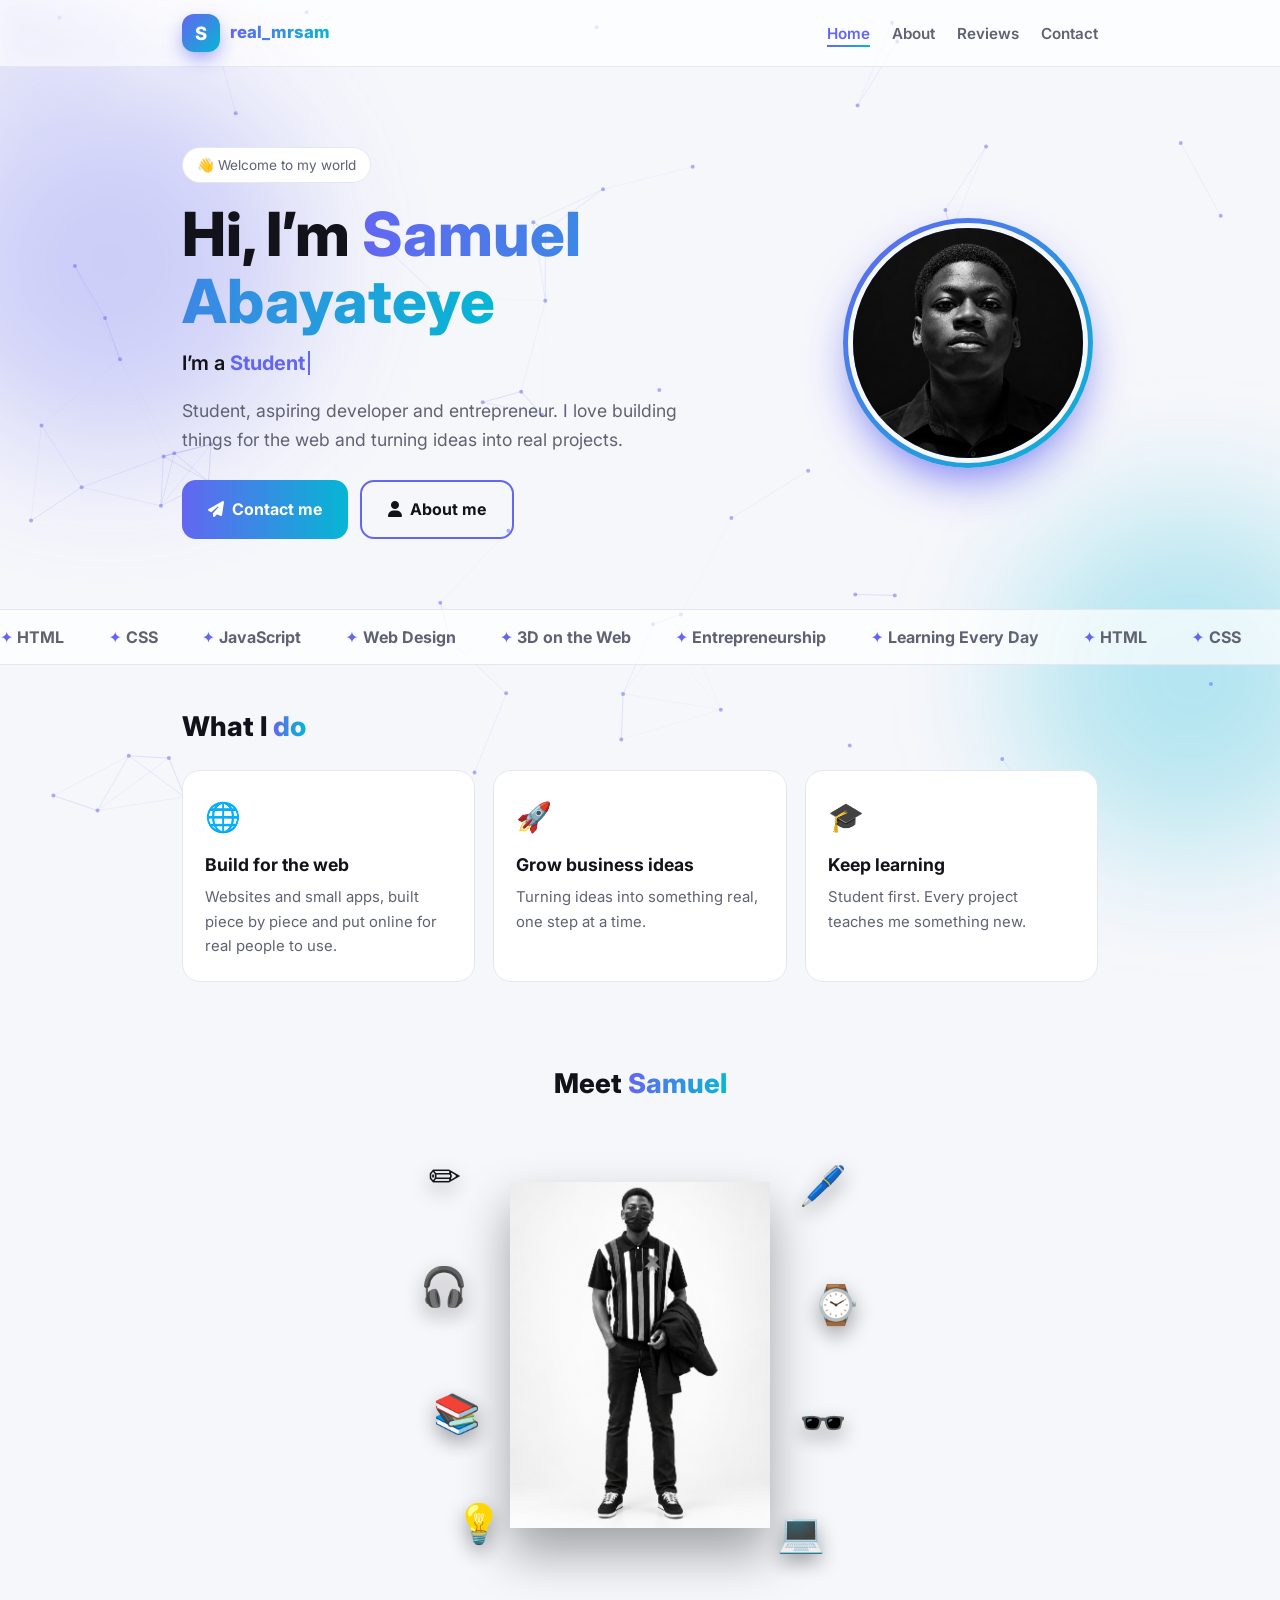
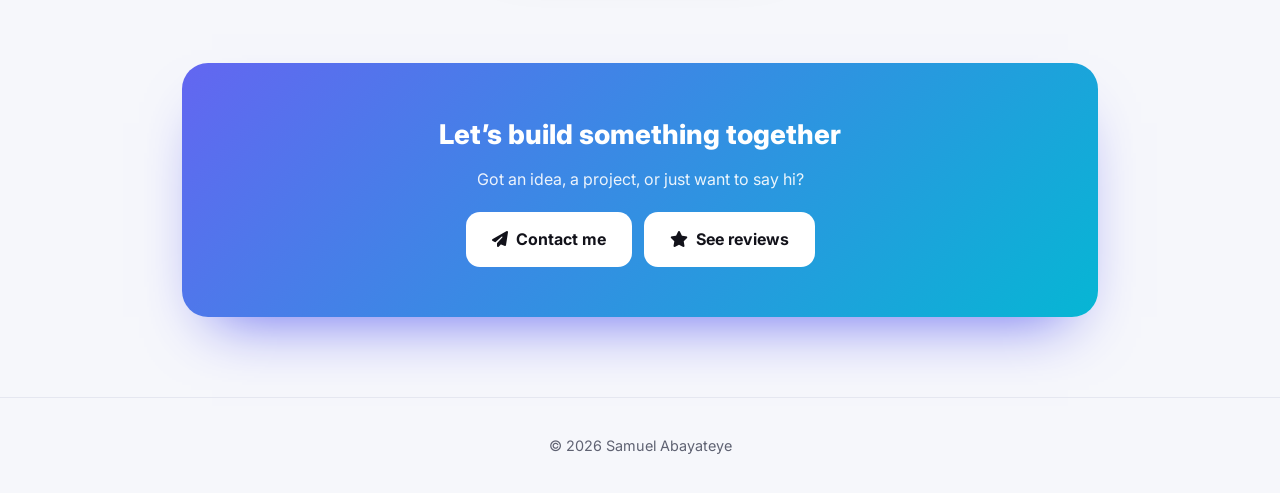
<file: index.html>
<!DOCTYPE html>
<html lang="en">
<head>
<meta charset="utf-8">
<meta name="viewport" content="width=device-width, initial-scale=1">
<title>Samuel Abayateye (real_mrsam) – Student, Developer &amp; Entrepreneur</title>
<meta name="description" content="Samuel Abayateye (real_mrsam) is a student, aspiring developer and entrepreneur building web projects and businesses.">
<link href="https://fonts.googleapis.com/css2?family=Inter:wght@400;600;800&display=swap" rel="stylesheet">
<link rel="stylesheet" href="https://cdnjs.cloudflare.com/ajax/libs/font-awesome/6.5.1/css/all.min.css">
<link rel="stylesheet" href="style.css">
</head>
<body>

<nav><div class="wrap">
  <a class="logo" href="index.html"><span class="mark">S</span><span class="word">real_mrsam</span></a>
  <div>
    <a class="link active" href="index.html">Home</a>
    <a class="link" href="about.html">About</a>
    <a class="link" href="reviews.html">Reviews</a>
    <a class="link" href="contact.html">Contact</a>
  </div>
</div></nav>

<header class="hero">
  <div class="wrap">
    <div class="hero-text">
      <span class="badge">👋 Welcome to my world</span>
      <h1>Hi, I’m <span class="grad">Samuel Abayateye</span></h1>
      <p>Student, aspiring developer and entrepreneur. I love building things for the web and turning ideas into real projects.</p>
      <div class="btn-row">
        <a class="btn btn-glow" href="contact.html"><i class="fa-solid fa-paper-plane"></i> Contact me</a>
        <a class="btn btn-outline" href="about.html"><i class="fa-solid fa-user"></i> About me</a>
      </div>
    </div>
    <div class="photo-wrap">
      <div class="photo-ring">
        <img id="myPhoto" class="photo" src="photo.jpeg" alt="Samuel Abayateye">
        <div id="initials" class="initials">SA</div>
      </div>
    </div>
  </div>
</header>

<div class="marquee" aria-hidden="true">
  <div class="marquee-track">
    <span>HTML</span><span>CSS</span><span>JavaScript</span><span>Web Design</span><span>3D on the Web</span><span>Entrepreneurship</span><span>Learning Every Day</span>
    <span>HTML</span><span>CSS</span><span>JavaScript</span><span>Web Design</span><span>3D on the Web</span><span>Entrepreneurship</span><span>Learning Every Day</span>
  </div>
</div>

<main class="wrap">
  <section class="reveal">
    <h2>What I <span class="grad">do</span></h2>
    <div class="grid">
      <div class="card"><div class="icon">🌐</div><h3>Build for the web</h3><p>Websites and small apps, built piece by piece and put online for real people to use.</p></div>
      <div class="card"><div class="icon">🚀</div><h3>Grow business ideas</h3><p>Turning ideas into something real, one step at a time.</p></div>
      <div class="card"><div class="icon">🎓</div><h3>Keep learning</h3><p>Student first. Every project teaches me something new.</p></div>
    </div>
  </section>
</main>

<section class="spin-section reveal">
  <div class="wrap">
    <h2>Meet <span class="grad">Samuel</span></h2>
    <div class="float-wrap">
      <span class="fl f1">✏️</span>
      <span class="fl f2">🎧</span>
      <span class="fl f3">📚</span>
      <span class="fl f4">💡</span>
      <span class="fl f5">🖊️</span>
      <span class="fl f6">⌚</span>
      <span class="fl f7">🕶️</span>
      <span class="fl f8">💻</span>
      <div class="spin-stage">
        <div class="spin-card">
          <img class="face front" src="full.png" alt="Samuel Abayateye full photo">
          <img class="face back" src="full.png" alt="">
        </div>
      </div>
    </div>
  </div>
</section>

<div class="wrap">
  <section class="reveal">
    <div class="cta">
      <h2>Let’s build something together</h2>
      <p>Got an idea, a project, or just want to say hi?</p>
      <div class="btn-row">
        <a class="btn btn-white" href="contact.html"><i class="fa-solid fa-paper-plane"></i> Contact me</a>
        <a class="btn btn-white" href="reviews.html"><i class="fa-solid fa-star"></i> See reviews</a>
      </div>
    </div>
  </section>
</div>

<footer>© 2026 Samuel Abayateye</footer>
<script src="script.js"></script>
</body>
</html>
</file>
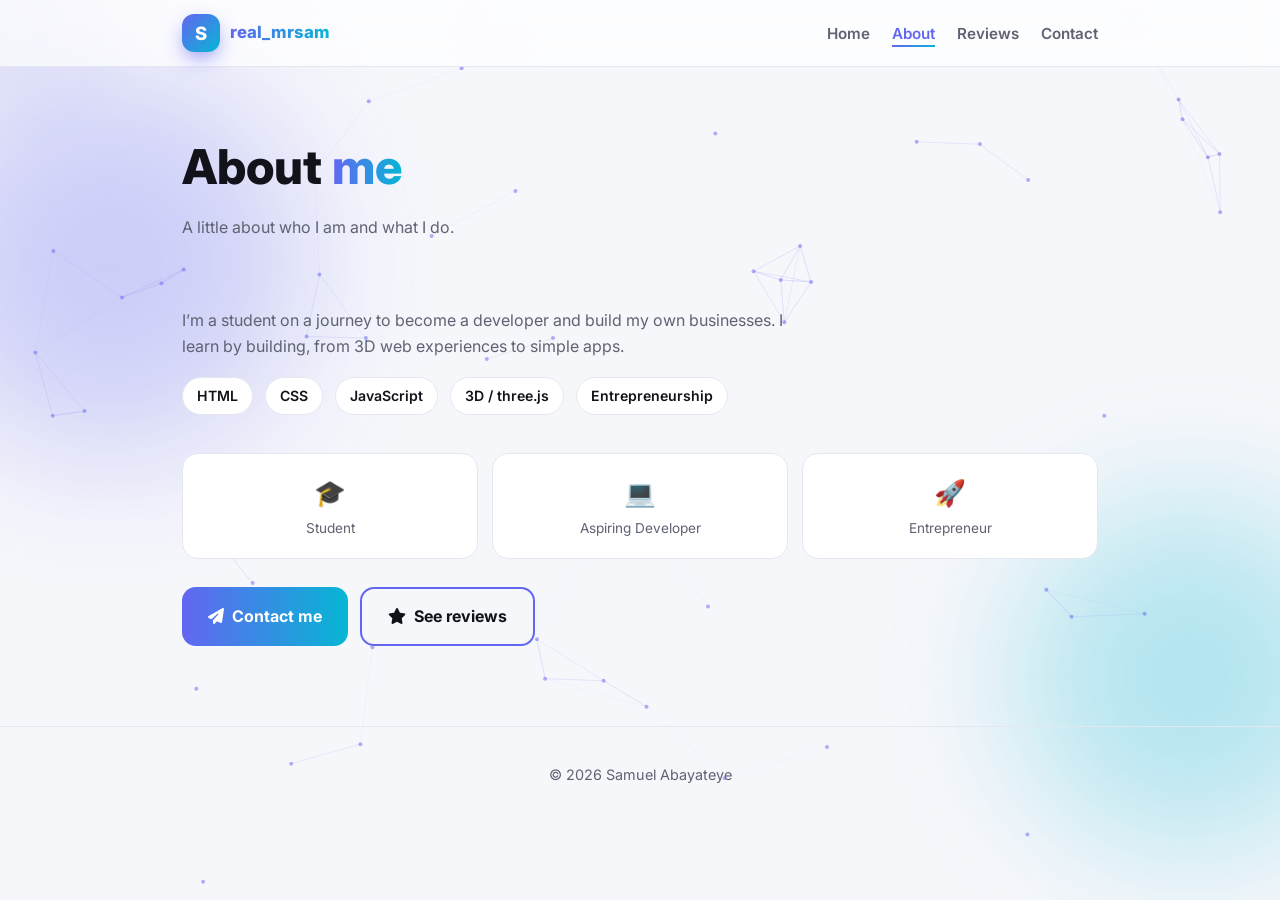
<file: about.html>
<!DOCTYPE html>
<html lang="en">
<head>
<meta charset="utf-8">
<meta name="viewport" content="width=device-width, initial-scale=1">
<title>About – Samuel Abayateye</title>
<meta name="description" content="About Samuel Abayateye (real_mrsam), student, aspiring developer and entrepreneur.">
<link href="https://fonts.googleapis.com/css2?family=Inter:wght@400;600;800&display=swap" rel="stylesheet">
<link rel="stylesheet" href="https://cdnjs.cloudflare.com/ajax/libs/font-awesome/6.5.1/css/all.min.css">
<link rel="stylesheet" href="style.css">
</head>
<body>

<nav><div class="wrap">
  <a class="logo" href="index.html"><span class="mark">S</span><span class="word">real_mrsam</span></a>
  <div>
    <a class="link" href="index.html">Home</a>
    <a class="link active" href="about.html">About</a>
    <a class="link" href="reviews.html">Reviews</a>
    <a class="link" href="contact.html">Contact</a>
  </div>
</div></nav>

<main class="wrap">
  <div class="page-head">
    <h1>About <span class="grad">me</span></h1>
    <p>A little about who I am and what I do.</p>
  </div>

  <section class="reveal">
    <p class="lead">I’m a student on a journey to become a developer and build my own businesses. I learn by building, from 3D web experiences to simple apps.</p>
    <div class="tags">
      <span class="tag">HTML</span>
      <span class="tag">CSS</span>
      <span class="tag">JavaScript</span>
      <span class="tag">3D / three.js</span>
      <span class="tag">Entrepreneurship</span>
    </div>
    <div class="stats">
      <div class="stat"><b>🎓</b><span>Student</span></div>
      <div class="stat"><b>💻</b><span>Aspiring Developer</span></div>
      <div class="stat"><b>🚀</b><span>Entrepreneur</span></div>
    </div>
    <div class="btn-row" style="margin-top:28px">
      <a class="btn btn-glow" href="contact.html"><i class="fa-solid fa-paper-plane"></i> Contact me</a>
      <a class="btn btn-outline" href="reviews.html"><i class="fa-solid fa-star"></i> See reviews</a>
    </div>
  </section>
</main>

<footer>© 2026 Samuel Abayateye</footer>
<script src="script.js"></script>
</body>
</html>
</file>
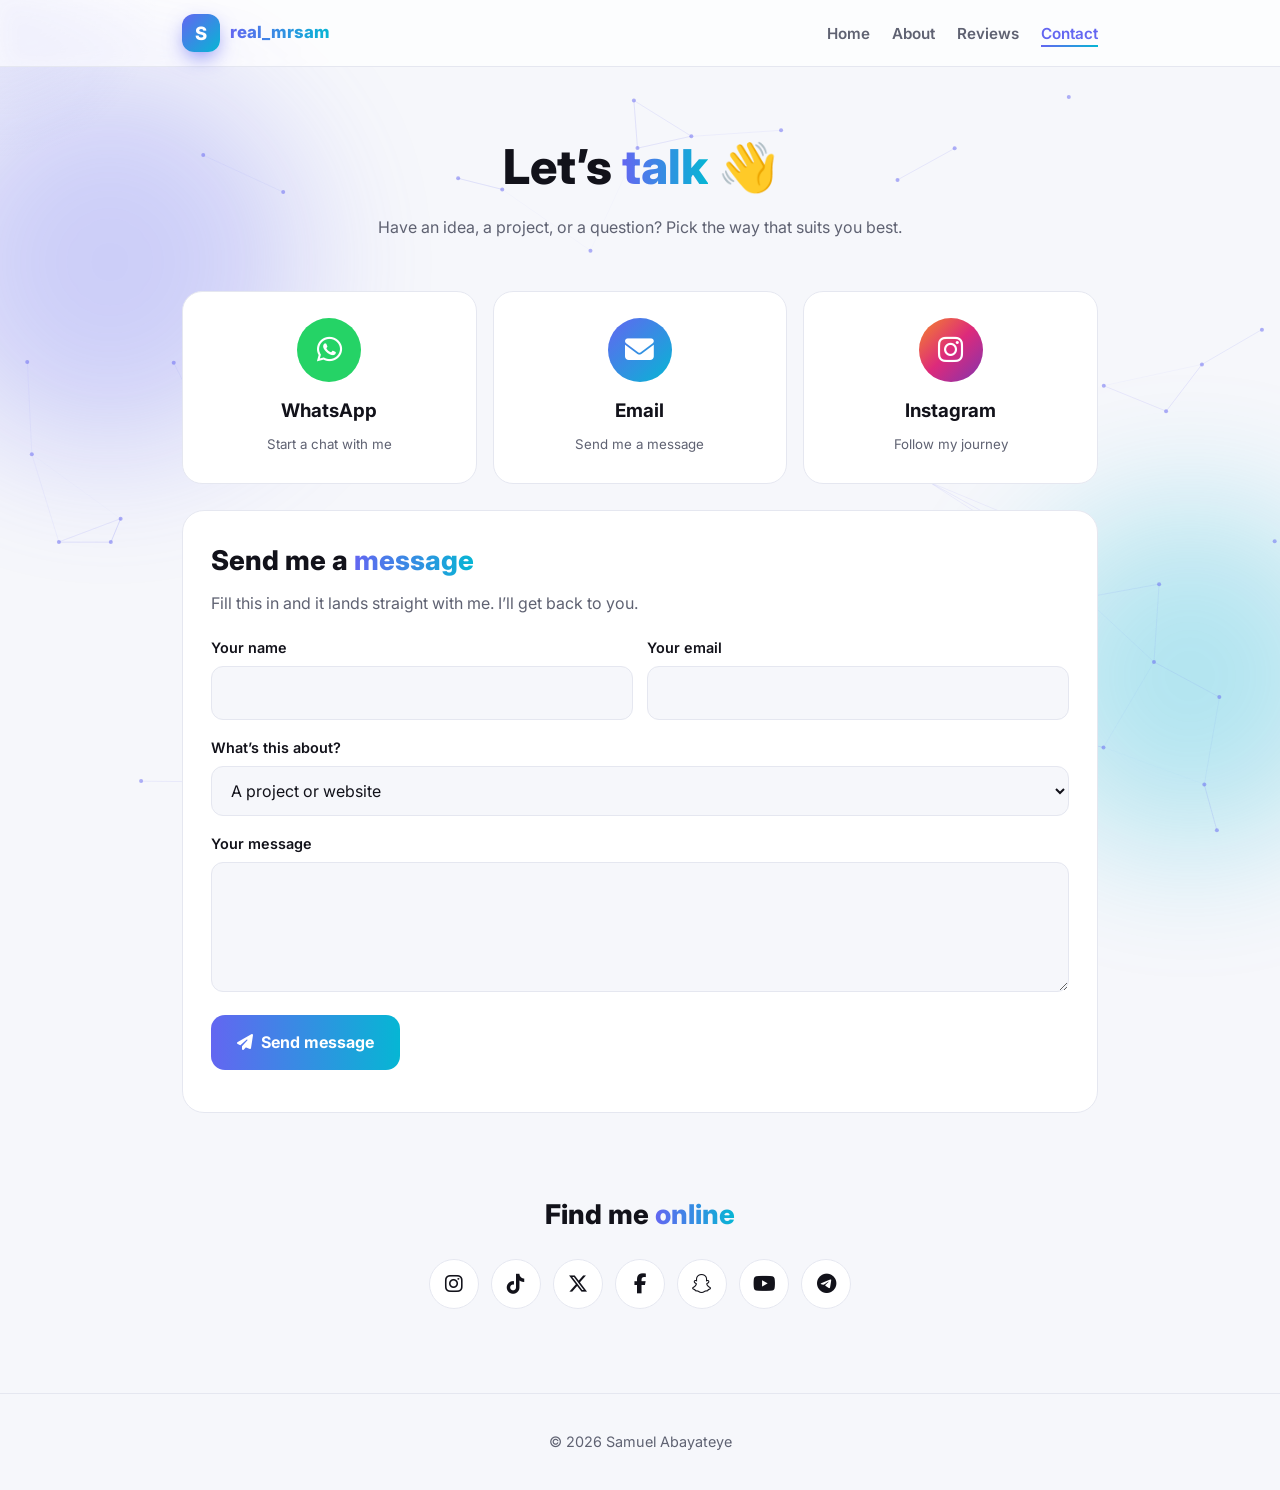
<file: contact.html>
<!DOCTYPE html>
<html lang="en">
<head>
<meta charset="utf-8">
<meta name="viewport" content="width=device-width, initial-scale=1">
<title>Contact – Samuel Abayateye</title>
<meta name="description" content="Contact Samuel Abayateye (real_mrsam) by message, WhatsApp, email or social media.">
<link href="https://fonts.googleapis.com/css2?family=Inter:wght@400;600;800&display=swap" rel="stylesheet">
<link rel="stylesheet" href="https://cdnjs.cloudflare.com/ajax/libs/font-awesome/6.5.1/css/all.min.css">
<link rel="stylesheet" href="style.css">
</head>
<body>

<nav><div class="wrap">
  <a class="logo" href="index.html"><span class="mark">S</span><span class="word">real_mrsam</span></a>
  <div>
    <a class="link" href="index.html">Home</a>
    <a class="link" href="about.html">About</a>
    <a class="link" href="reviews.html">Reviews</a>
    <a class="link active" href="contact.html">Contact</a>
  </div>
</div></nav>

<main class="wrap">
  <div class="page-head center">
    <h1>Let’s <span class="grad">talk</span> 👋</h1>
    <p>Have an idea, a project, or a question? Pick the way that suits you best.</p>
  </div>

  <section class="reveal">
    <div class="contact-grid">
      <a class="c-card c-wa" href="https://wa.me/233597478790?text=Hello%20Samuel%2C%20I%20saw%20your%20portfolio%20and%20I%27d%20like%20to%20talk." target="_blank" rel="noopener">
        <i class="fa-brands fa-whatsapp"></i><h3>WhatsApp</h3><small>Start a chat with me</small>
      </a>
      <a class="c-card c-mail" href="mailto:sabaya447@gmail.com?subject=Hello%20Samuel">
        <i class="fa-solid fa-envelope"></i><h3>Email</h3><small>Send me a message</small>
      </a>
      <a class="c-card c-ig" href="https://www.instagram.com/real_mrsam" target="_blank" rel="noopener">
        <i class="fa-brands fa-instagram"></i><h3>Instagram</h3><small>Follow my journey</small>
      </a>
    </div>

    <div class="form-card">
      <h2>Send me a <span class="grad">message</span></h2>
      <p>Fill this in and it lands straight with me. I’ll get back to you.</p>

      <form name="contact" method="POST" data-netlify="true" netlify-honeypot="bot-field" data-success="Message sent! Thank you, I’ll get back to you soon.">
        <input type="hidden" name="form-name" value="contact">
        <p hidden><label>Leave this empty: <input name="bot-field"></label></p>

        <div class="two">
          <div class="field"><label for="cname">Your name</label><input id="cname" name="name" required></div>
          <div class="field"><label for="cemail">Your email</label><input id="cemail" name="email" type="email" required></div>
        </div>

        <div class="field">
          <label for="csubject">What’s this about?</label>
          <select id="csubject" name="subject">
            <option>A project or website</option>
            <option>A business idea</option>
            <option>A question</option>
            <option>Just saying hi</option>
          </select>
        </div>

        <div class="field"><label for="cmsg">Your message</label><textarea id="cmsg" name="message" required></textarea></div>

        <button class="btn btn-glow" type="submit"><i class="fa-solid fa-paper-plane"></i> Send message</button>
        <div class="form-status" role="status"></div>
      </form>
    </div>
  </section>

  <section class="reveal center">
    <h2>Find me <span class="grad">online</span></h2>
    <div class="socials">
      <a href="https://www.instagram.com/real_mrsam" target="_blank" rel="noopener" aria-label="Instagram"><i class="fa-brands fa-instagram"></i></a>
      <a href="https://www.tiktok.com/@real_mrsam" target="_blank" rel="noopener" aria-label="TikTok"><i class="fa-brands fa-tiktok"></i></a>
      <a href="https://x.com/real_mrsam" target="_blank" rel="noopener" aria-label="X"><i class="fa-brands fa-x-twitter"></i></a>
      <a href="https://www.facebook.com/real_mrsam" target="_blank" rel="noopener" aria-label="Facebook"><i class="fa-brands fa-facebook-f"></i></a>
      <a href="https://www.snapchat.com/add/real_mrsam26" target="_blank" rel="noopener" aria-label="Snapchat"><i class="fa-brands fa-snapchat"></i></a>
      <a href="https://www.youtube.com/@real_mrsam" target="_blank" rel="noopener" aria-label="YouTube"><i class="fa-brands fa-youtube"></i></a>
      <a href="https://t.me/real_mrsam" target="_blank" rel="noopener" aria-label="Telegram"><i class="fa-brands fa-telegram"></i></a>
    </div>
  </section>
</main>

<footer>© 2026 Samuel Abayateye</footer>
<script src="script.js"></script>
</body>
</html>
</file>
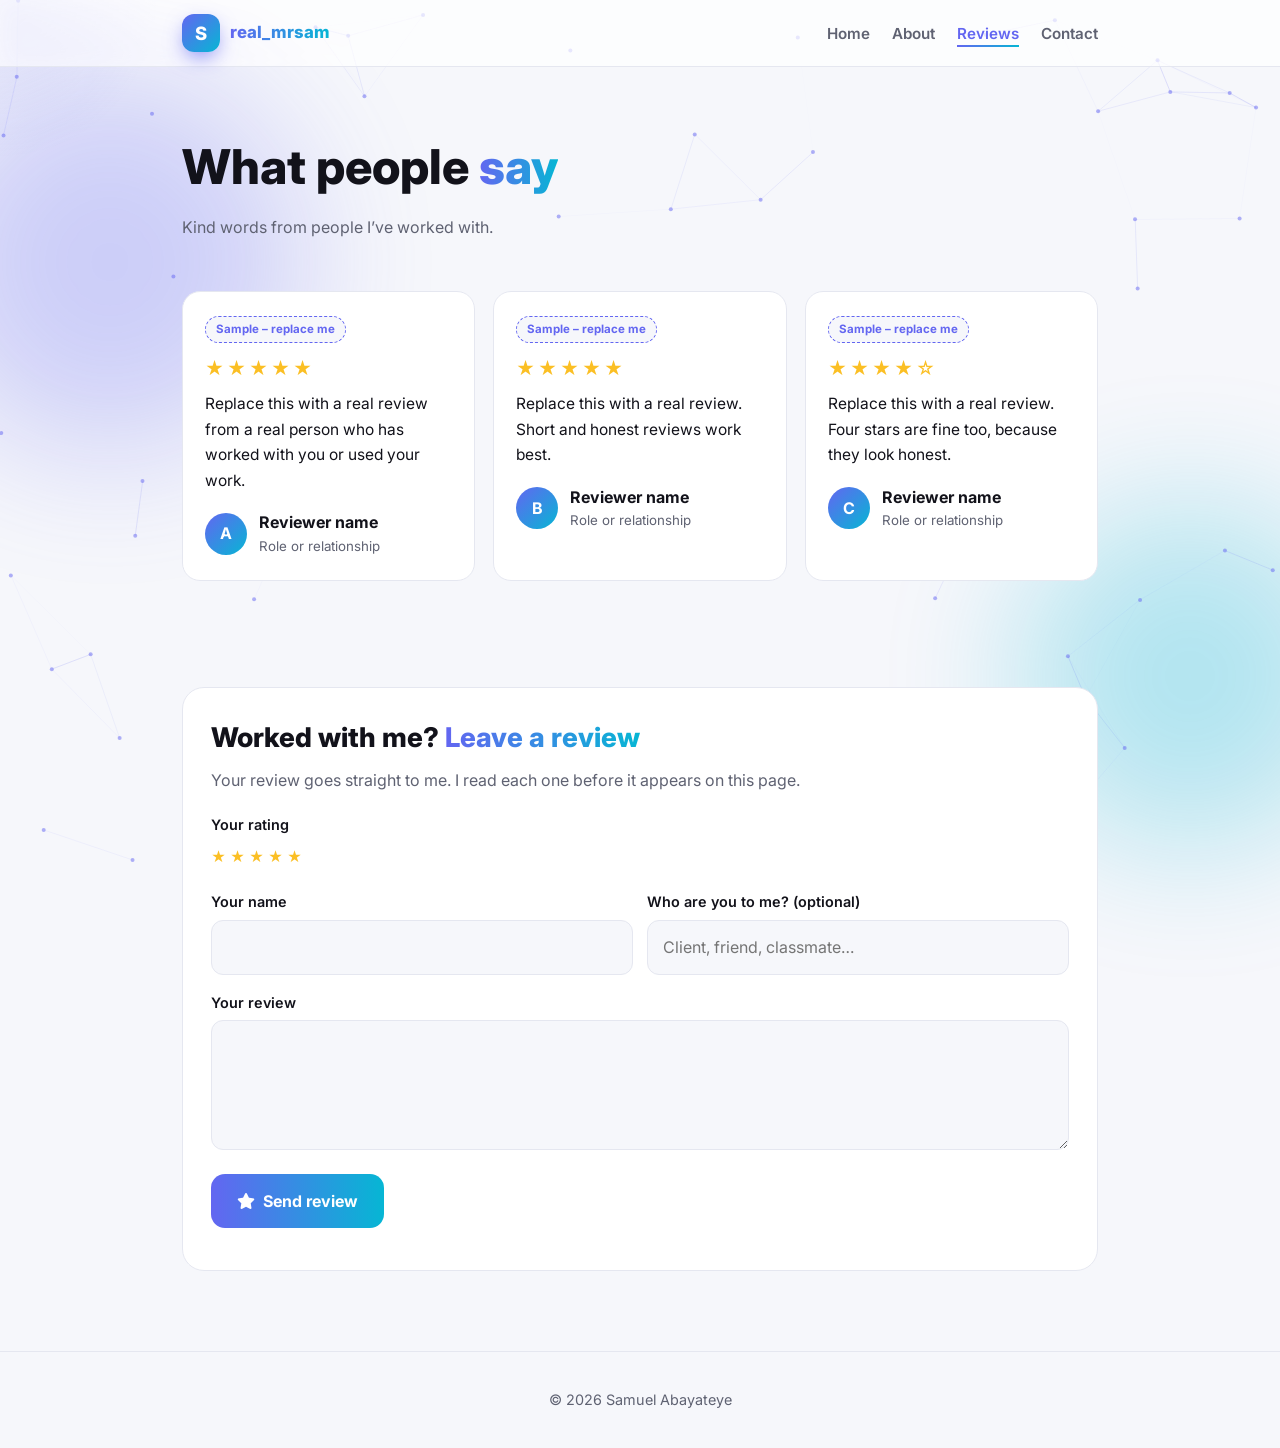
<file: reviews.html>
<!DOCTYPE html>
<html lang="en">
<head>
<meta charset="utf-8">
<meta name="viewport" content="width=device-width, initial-scale=1">
<title>Reviews – Samuel Abayateye</title>
<meta name="description" content="What people say about working with Samuel Abayateye (real_mrsam).">
<link href="https://fonts.googleapis.com/css2?family=Inter:wght@400;600;800&display=swap" rel="stylesheet">
<link rel="stylesheet" href="https://cdnjs.cloudflare.com/ajax/libs/font-awesome/6.5.1/css/all.min.css">
<link rel="stylesheet" href="style.css">
</head>
<body>

<nav><div class="wrap">
  <a class="logo" href="index.html"><span class="mark">S</span><span class="word">real_mrsam</span></a>
  <div>
    <a class="link" href="index.html">Home</a>
    <a class="link" href="about.html">About</a>
    <a class="link active" href="reviews.html">Reviews</a>
    <a class="link" href="contact.html">Contact</a>
  </div>
</div></nav>

<main class="wrap">
  <div class="page-head">
    <h1>What people <span class="grad">say</span></h1>
    <p>Kind words from people I’ve worked with.</p>
  </div>

  <section class="reveal">
    <div class="grid">

      <!-- HOW TO EDIT: replace each sample card below with a REAL review.
           Change the name, role, initial letter and text. Delete the "sample" line.
           To change stars, add or remove ★ characters (5 stars = ★★★★★). -->

      <div class="card review-card">
        <span class="sample">Sample – replace me</span>
        <div class="stars">★★★★★</div>
        <p class="text">Replace this with a real review from a real person who has worked with you or used your work.</p>
        <div class="who"><div class="avatar">A</div><div><b>Reviewer name</b><small>Role or relationship</small></div></div>
      </div>

      <div class="card review-card">
        <span class="sample">Sample – replace me</span>
        <div class="stars">★★★★★</div>
        <p class="text">Replace this with a real review. Short and honest reviews work best.</p>
        <div class="who"><div class="avatar">B</div><div><b>Reviewer name</b><small>Role or relationship</small></div></div>
      </div>

      <div class="card review-card">
        <span class="sample">Sample – replace me</span>
        <div class="stars">★★★★☆</div>
        <p class="text">Replace this with a real review. Four stars are fine too, because they look honest.</p>
        <div class="who"><div class="avatar">C</div><div><b>Reviewer name</b><small>Role or relationship</small></div></div>
      </div>

    </div>
  </section>

  <section class="reveal">
    <div class="form-card">
      <h2>Worked with me? <span class="grad">Leave a review</span></h2>
      <p>Your review goes straight to me. I read each one before it appears on this page.</p>

      <form name="review" method="POST" data-netlify="true" netlify-honeypot="bot-field" data-success="Thank you! Your review has been sent.">
        <input type="hidden" name="form-name" value="review">
        <p hidden><label>Leave this empty: <input name="bot-field"></label></p>

        <div class="field">
          <label>Your rating</label>
          <div class="rate">
            <input type="radio" id="s5" name="rating" value="5" checked><label for="s5" title="5 stars">★</label>
            <input type="radio" id="s4" name="rating" value="4"><label for="s4" title="4 stars">★</label>
            <input type="radio" id="s3" name="rating" value="3"><label for="s3" title="3 stars">★</label>
            <input type="radio" id="s2" name="rating" value="2"><label for="s2" title="2 stars">★</label>
            <input type="radio" id="s1" name="rating" value="1"><label for="s1" title="1 star">★</label>
          </div>
        </div>

        <div class="two">
          <div class="field"><label for="rname">Your name</label><input id="rname" name="name" required></div>
          <div class="field"><label for="rrole">Who are you to me? (optional)</label><input id="rrole" name="role" placeholder="Client, friend, classmate…"></div>
        </div>

        <div class="field"><label for="rmsg">Your review</label><textarea id="rmsg" name="message" required></textarea></div>

        <button class="btn btn-glow" type="submit"><i class="fa-solid fa-star"></i> Send review</button>
        <div class="form-status" role="status"></div>
      </form>
    </div>
  </section>
</main>

<footer>© 2026 Samuel Abayateye</footer>
<script src="script.js"></script>
</body>
</html>
</file>
<file: style.css>
:root{
  --bg:#f6f7fb; --card:#ffffff; --text:#12121a; --muted:#5f6272;
  --accent:#6366f1; --accent2:#06b6d4; --border:#e5e7f0;
  --glass:rgba(255,255,255,.7);
}
@media (prefers-color-scheme:dark){
  :root{
    --bg:#0b0b12; --card:#14141e; --text:#f3f4fa; --muted:#9a9db0;
    --accent:#818cf8; --accent2:#22d3ee; --border:#25263a;
    --glass:rgba(20,20,30,.7); color-scheme:dark;
  }
}
*{box-sizing:border-box}
html{scroll-behavior:smooth}
body{margin:0;background:var(--bg);color:var(--text);font-family:Inter,system-ui,-apple-system,"Segoe UI",sans-serif;line-height:1.65;overflow-x:hidden;animation:fadein .8s ease both}
.wrap{max-width:960px;margin:auto;padding:0 22px}

/* ---------- Keyframes ---------- */
@keyframes fadein{from{opacity:0}to{opacity:1}}
@keyframes up{from{opacity:0;transform:translateY(30px)}to{opacity:1;transform:none}}
@keyframes down{from{opacity:0;transform:translateY(-100%)}to{opacity:1;transform:none}}
@keyframes pop{from{opacity:0;transform:scale(.4)}to{opacity:1;transform:scale(1)}}
@keyframes float{0%,100%{transform:translateY(0)}50%{transform:translateY(-12px)}}
@keyframes shimmer{0%{background-position:0% 50%}100%{background-position:200% 50%}}
@keyframes drift1{0%,100%{transform:translate(0,0) scale(1)}50%{transform:translate(60px,80px) scale(1.2)}}
@keyframes drift2{0%,100%{transform:translate(0,0) scale(1)}50%{transform:translate(-70px,-60px) scale(1.15)}}
@keyframes blink{50%{opacity:0}}
@keyframes pulse{0%{box-shadow:0 10px 25px -8px var(--accent),0 0 0 0 rgba(99,102,241,.5)}70%{box-shadow:0 10px 25px -8px var(--accent),0 0 0 14px rgba(99,102,241,0)}100%{box-shadow:0 10px 25px -8px var(--accent),0 0 0 0 rgba(99,102,241,0)}}
@keyframes spinY{from{transform:rotateY(0deg)}to{transform:rotateY(360deg)}}
@keyframes bob{0%,100%{transform:translateY(0) rotate(-10deg)}50%{transform:translateY(-20px) rotate(10deg)}}
@keyframes markTurn{0%,85%,100%{transform:rotate(0) scale(1)}92%{transform:rotate(180deg) scale(1.15)}}
@keyframes scroll{to{transform:translateX(-50%)}}

/* ---------- Background ---------- */
body::before,body::after{content:"";position:fixed;z-index:-2;pointer-events:none;border-radius:50%;filter:blur(70px);opacity:.28}
body::before{width:380px;height:380px;top:8%;left:-80px;background:var(--accent);animation:drift1 14s ease-in-out infinite}
body::after{width:340px;height:340px;bottom:6%;right:-80px;background:var(--accent2);animation:drift2 16s ease-in-out infinite}
#bg-canvas{position:fixed;inset:0;width:100%;height:100%;z-index:-1;pointer-events:none}

/* ---------- Scroll bar + cursor glow ---------- */
.progress{position:fixed;top:0;left:0;height:3px;width:0;z-index:30;background:linear-gradient(90deg,var(--accent),var(--accent2))}
.cursor-glow{position:fixed;top:0;left:0;width:320px;height:320px;margin:-160px 0 0 -160px;border-radius:50%;pointer-events:none;z-index:0;background:radial-gradient(circle,var(--accent),transparent 70%);opacity:.12;transition:transform .15s ease-out}

/* ---------- Navigation + logo ---------- */
nav{position:sticky;top:0;z-index:10;background:var(--glass);backdrop-filter:blur(12px);border-bottom:1px solid var(--border);animation:down .7s ease both}
nav .wrap{display:flex;justify-content:space-between;align-items:center;height:66px}
.logo{display:flex;align-items:center;gap:10px;text-decoration:none;font-weight:800}
.logo .mark{width:38px;height:38px;border-radius:12px;display:grid;place-items:center;color:#fff;font-size:1.15rem;background:linear-gradient(135deg,var(--accent),var(--accent2));box-shadow:0 8px 22px -6px var(--accent);animation:markTurn 8s ease-in-out infinite}
.logo .word{font-size:1.05rem;background:linear-gradient(90deg,var(--accent),var(--accent2));-webkit-background-clip:text;background-clip:text;color:transparent}
nav a.link{position:relative;color:var(--muted);text-decoration:none;margin-left:18px;font-size:.95rem;font-weight:600;transition:color .2s}
nav a.link::after{content:"";position:absolute;left:0;bottom:-4px;height:2px;width:0;background:linear-gradient(90deg,var(--accent),var(--accent2));transition:width .3s}
nav a.link:hover,nav a.link.active{color:var(--accent)}
nav a.link:hover::after,nav a.link.active::after{width:100%}
@media(max-width:480px){nav a.link{margin-left:12px;font-size:.88rem}}
@media(max-width:420px){.logo .word{display:none}}

/* ---------- Buttons ---------- */
.btn{display:inline-flex;align-items:center;justify-content:center;gap:8px;padding:14px 26px;border-radius:14px;text-decoration:none;font:inherit;font-weight:700;border:0;cursor:pointer;transition:transform .2s,box-shadow .2s,background .2s,color .2s}
.btn:hover{transform:translateY(-3px) scale(1.04)}
.btn-glow{color:#fff;background:linear-gradient(90deg,var(--accent),var(--accent2),var(--accent));background-size:200% auto;animation:shimmer 4s linear infinite,pulse 2.5s infinite}
.btn-outline{border:2px solid var(--accent);color:var(--text);background:transparent}
.btn-outline:hover{background:var(--accent);color:#fff}
.btn-white{background:#fff;color:#12121a}
.btn-row{display:flex;flex-wrap:wrap;gap:12px}

/* ---------- Hero (home) ---------- */
.hero{position:relative;overflow:hidden;padding:80px 0 70px}
.hero .wrap{position:relative;z-index:1;display:flex;align-items:center;gap:48px;flex-wrap:wrap-reverse}
.hero-text{flex:1 1 320px}
.hero-text > *{opacity:0;animation:up .8s ease forwards}
.hero-text > *:nth-child(1){animation-delay:.2s}
.hero-text > *:nth-child(2){animation-delay:.4s}
.hero-text > *:nth-child(3){animation-delay:.6s}
.hero-text > *:nth-child(4){animation-delay:.8s}
.hero-text > *:nth-child(5){animation-delay:1s}
.badge{display:inline-block;padding:6px 14px;border:1px solid var(--border);background:var(--card);border-radius:30px;font-size:.85rem;color:var(--muted);margin-bottom:18px}
.hero h1{font-size:clamp(2.2rem,7vw,3.8rem);line-height:1.1;margin:0 0 12px;font-weight:800}
.grad{background:linear-gradient(90deg,var(--accent),var(--accent2),var(--accent));background-size:200% auto;-webkit-background-clip:text;background-clip:text;color:transparent;animation:shimmer 5s linear infinite}
.typed-line{font-size:1.25rem;font-weight:600;margin:0 0 16px;min-height:1.9rem}
.typed-line b{color:var(--accent)}
.caret{display:inline-block;width:2px;height:1.2em;background:var(--accent);margin-left:3px;vertical-align:text-bottom;animation:blink .8s step-end infinite}
.hero p{color:var(--muted);font-size:1.1rem;max-width:520px;margin:0 0 26px}

/* ---------- Round photo ---------- */
.photo-wrap{flex:0 1 260px;display:flex;justify-content:center}
.photo-ring{padding:5px;border-radius:50%;background:linear-gradient(135deg,var(--accent),var(--accent2));animation:pop .9s cubic-bezier(.2,.9,.3,1.3) .3s both,float 5s ease-in-out 1.3s infinite;box-shadow:0 20px 50px -15px var(--accent)}
.photo{width:240px;height:240px;border-radius:50%;object-fit:cover;display:block;border:5px solid var(--bg);background:var(--card)}
.initials{width:240px;height:240px;border-radius:50%;border:5px solid var(--bg);background:var(--card);display:none;align-items:center;justify-content:center;font-size:3.5rem;font-weight:800}

/* ---------- Skills ticker ---------- */
.marquee{overflow:hidden;border-block:1px solid var(--border);padding:14px 0;background:var(--glass)}
.marquee-track{display:flex;width:max-content;animation:scroll 28s linear infinite}
.marquee span{font-weight:700;color:var(--muted);white-space:nowrap;margin-right:44px}
.marquee span::before{content:"✦ ";color:var(--accent)}

/* ---------- Spinning full photo + accessories ---------- */
.spin-section{text-align:center;padding:40px 0}
.spin-stage{perspective:1000px;display:flex;justify-content:center;padding:20px 0}
.spin-card{position:relative;width:min(260px,70vw);aspect-ratio:2/3.2;transform-style:preserve-3d;animation:spinY 8s linear infinite}
.spin-card .face{position:absolute;inset:0;width:100%;height:100%;object-fit:contain;backface-visibility:hidden;-webkit-backface-visibility:hidden;filter:drop-shadow(0 25px 25px rgba(0,0,0,.35))}
.spin-card .back{transform:rotateY(180deg);filter:brightness(.3) drop-shadow(0 25px 25px rgba(0,0,0,.35))}
.spin-stage:hover .spin-card{animation-play-state:paused}
.float-wrap{position:relative;width:min(440px,94vw);margin:0 auto}
.fl{position:absolute;z-index:2;font-size:clamp(1.6rem,6vw,2.4rem);pointer-events:none;filter:drop-shadow(0 8px 10px rgba(0,0,0,.35));animation:bob 4s ease-in-out infinite}
.f1{top:4%;left:2%}
.f2{top:28%;left:0;animation-delay:.6s;animation-duration:4.6s}
.f3{top:56%;left:3%;animation-delay:1.2s;animation-duration:5s}
.f4{top:80%;left:8%;animation-delay:1.8s}
.f5{top:6%;right:3%;animation-delay:.4s;animation-duration:4.4s}
.f6{top:32%;right:0;animation-delay:1s}
.f7{top:58%;right:3%;animation-delay:1.6s;animation-duration:5.2s}
.f8{top:82%;right:8%;animation-delay:2.2s;animation-duration:4.8s}

/* ---------- General sections ---------- */
.page-head{padding:60px 0 10px}
.page-head h1{font-size:clamp(2rem,6vw,3rem);margin:0 0 8px;font-weight:800;animation:up .8s ease .2s both}
.page-head p{color:var(--muted);margin:0;animation:up .8s ease .4s both}
section{padding:40px 0}
h2{font-size:1.7rem;margin:0 0 20px;font-weight:800}
.lead{color:var(--muted);max-width:640px}
.center{text-align:center}
.tags{margin-top:18px}
.tag{display:inline-block;background:var(--card);border:1px solid var(--border);border-radius:30px;padding:6px 14px;margin:0 8px 10px 0;font-size:.88rem;font-weight:600;transition:transform .2s,border-color .2s,color .2s}
.tag:hover{transform:translateY(-3px) rotate(-2deg);border-color:var(--accent);color:var(--accent)}
.stats{display:grid;grid-template-columns:repeat(auto-fit,minmax(150px,1fr));gap:14px;margin-top:28px}
.stat{background:var(--card);border:1px solid var(--border);border-radius:16px;padding:18px;text-align:center;transition:transform .15s ease-out,box-shadow .3s;transform-style:preserve-3d}
.stat:hover{box-shadow:0 18px 40px -20px var(--accent)}
.stat b{display:block;font-size:1.6rem;transition:transform .3s}
.stat:hover b{transform:scale(1.3) rotate(8deg)}
.stat span{color:var(--muted);font-size:.85rem}
.grid{display:grid;grid-template-columns:repeat(auto-fit,minmax(250px,1fr));gap:18px}
.card{background:var(--card);border:1px solid var(--border);border-radius:18px;padding:22px;transition:transform .15s ease-out,box-shadow .3s,border-color .3s;transform-style:preserve-3d}
.card:hover{border-color:var(--accent);box-shadow:0 18px 40px -20px var(--accent)}
.card .icon{font-size:1.8rem;margin-bottom:10px;display:inline-block;transition:transform .4s}
.card:hover .icon{transform:scale(1.35) rotate(-10deg)}
.card h3{margin:0 0 6px;font-size:1.1rem}
.card p{margin:0;color:var(--muted);font-size:.93rem}

/* ---------- Call-to-action band ---------- */
.cta{text-align:center;padding:50px 22px;border-radius:26px;color:#fff;background:linear-gradient(135deg,var(--accent),var(--accent2));box-shadow:0 30px 60px -30px var(--accent)}
.cta h2{margin:0 0 8px}
.cta p{margin:0 0 20px;opacity:.9}
.cta .btn-row{justify-content:center}

/* ---------- Reviews ---------- */
.review-card .stars{color:#fbbf24;letter-spacing:3px;font-size:1.15rem;margin-bottom:8px}
.review-card p.text{color:var(--text);font-size:.97rem}
.who{display:flex;align-items:center;gap:12px;margin-top:16px}
.avatar{width:42px;height:42px;border-radius:50%;display:grid;place-items:center;color:#fff;font-weight:700;background:linear-gradient(135deg,var(--accent),var(--accent2))}
.who small{display:block;color:var(--muted)}
.sample{display:inline-block;font-size:.72rem;font-weight:700;padding:3px 10px;border-radius:20px;background:var(--bg);border:1px dashed var(--accent);color:var(--accent);margin-bottom:10px}
.rate{display:inline-flex;flex-direction:row-reverse;gap:4px}
.rate input{display:none}
.rate label{font-size:2rem;color:var(--border);cursor:pointer;margin:0;transition:color .15s,transform .15s}
.rate label:hover{transform:scale(1.2)}
.rate input:checked ~ label,.rate label:hover,.rate label:hover ~ label{color:#fbbf24}

/* ---------- Contact ---------- */
.contact-grid{display:grid;grid-template-columns:repeat(auto-fit,minmax(210px,1fr));gap:16px}
.c-card{display:block;text-decoration:none;color:var(--text);background:var(--card);border:1px solid var(--border);border-radius:20px;padding:26px 20px;text-align:center;transition:transform .15s ease-out,box-shadow .3s,border-color .3s;transform-style:preserve-3d}
.c-card:hover{border-color:var(--accent);box-shadow:0 18px 40px -20px var(--accent)}
.c-card i{display:grid;place-items:center;width:64px;height:64px;margin:0 auto 14px;border-radius:50%;color:#fff;font-size:1.8rem}
.c-card h3{margin:0 0 4px}
.c-card small{color:var(--muted)}
.c-wa i{background:#25d366}
.c-mail i{background:linear-gradient(135deg,var(--accent),var(--accent2))}
.c-ig i{background:linear-gradient(135deg,#f58529,#dd2a7b,#8134af)}
.form-card{background:var(--card);border:1px solid var(--border);border-radius:22px;padding:28px;margin-top:26px}
.form-card h2{margin-bottom:6px}
.form-card > p{color:var(--muted);margin:0 0 20px}
.field{margin-bottom:16px;text-align:left}
.field label{display:block;font-weight:600;font-size:.9rem;margin-bottom:6px}
.field input,.field select,.field textarea{width:100%;padding:13px 15px;border-radius:12px;border:1px solid var(--border);background:var(--bg);color:var(--text);font:inherit}
.field input:focus,.field select:focus,.field textarea:focus{outline:2px solid var(--accent);border-color:transparent}
.field textarea{min-height:130px;resize:vertical}
.two{display:grid;grid-template-columns:1fr 1fr;gap:14px}
@media(max-width:560px){.two{grid-template-columns:1fr}}
.form-status{margin-top:14px;font-weight:600;color:var(--accent)}
.socials{display:flex;justify-content:center;flex-wrap:wrap;gap:12px;margin:22px 0 4px}
.socials a{width:50px;height:50px;border-radius:50%;display:flex;align-items:center;justify-content:center;background:var(--card);border:1px solid var(--border);color:var(--text);font-size:1.25rem;text-decoration:none;opacity:0;transition:transform .25s,background .25s,color .25s}
.reveal.show .socials a{animation:pop .5s cubic-bezier(.2,.9,.3,1.4) forwards}
.reveal.show .socials a:nth-child(1){animation-delay:.1s}
.reveal.show .socials a:nth-child(2){animation-delay:.2s}
.reveal.show .socials a:nth-child(3){animation-delay:.3s}
.reveal.show .socials a:nth-child(4){animation-delay:.4s}
.reveal.show .socials a:nth-child(5){animation-delay:.5s}
.reveal.show .socials a:nth-child(6){animation-delay:.6s}
.reveal.show .socials a:nth-child(7){animation-delay:.7s}
.socials a:hover{transform:translateY(-6px) scale(1.15);background:var(--accent);color:#fff;border-color:var(--accent)}

footer{text-align:center;color:var(--muted);padding:36px 0;font-size:.9rem;border-top:1px solid var(--border);margin-top:40px}

/* ---------- Scroll reveal ---------- */
.reveal{opacity:0;transform:translateY(40px);transition:opacity .8s,transform .8s}
.reveal.show{opacity:1;transform:none}

/* ---------- Less motion ---------- */
@media (prefers-reduced-motion:reduce){
  *,*::before,*::after{animation:none !important;transition:none !important}
  .hero-text > *,.reveal,.socials a{opacity:1 !important;transform:none !important}
  #bg-canvas{display:none}
}
</file>
